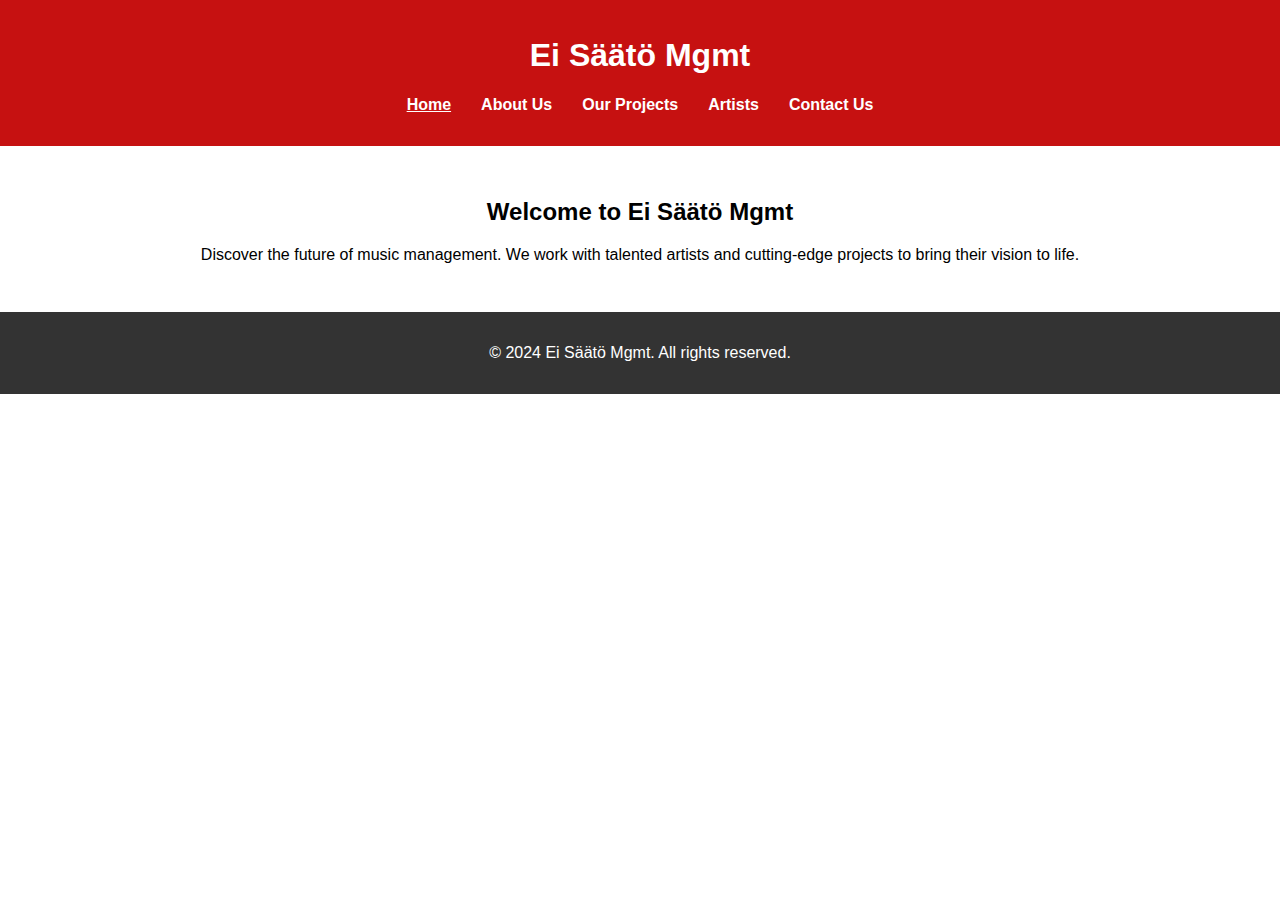
<file: index.html>
<!DOCTYPE html>
<html lang="en">
<head>
    <meta charset="UTF-8">
    <meta name="viewport" content="width=device-width, initial-scale=1.0">
    <meta name="description" content="Ei Saato Mgmt - Music Management Company">
    <title>Ei Säätö Mgmt</title>
    <link rel="stylesheet" href="styles.css">
</head>
<body>
    <header class="main-header">
        <h1>Ei Säätö Mgmt</h1>
        <nav>
            <ul class="nav-menu">
                <li><a href="index.html" class="active">Home</a></li>
                <li><a href="about.html">About Us</a></li>
                <li><a href="project.html">Our Projects</a></li>
                <li><a href="artist.html">Artists</a></li>
                <li><a href="contact.html">Contact Us</a></li>
            </ul>
        </nav>
    </header>

    <main class="homepage-content">
        <section>
            <h2>Welcome to Ei Säätö Mgmt</h2>
            <p>Discover the future of music management. We work with talented artists and cutting-edge projects to bring their vision to life.</p>
        </section>
    </main>

    <footer class="main-footer">
        <p>&copy; 2024 Ei Säätö Mgmt. All rights reserved.</p>
    </footer>
</body>
</html>
</file>
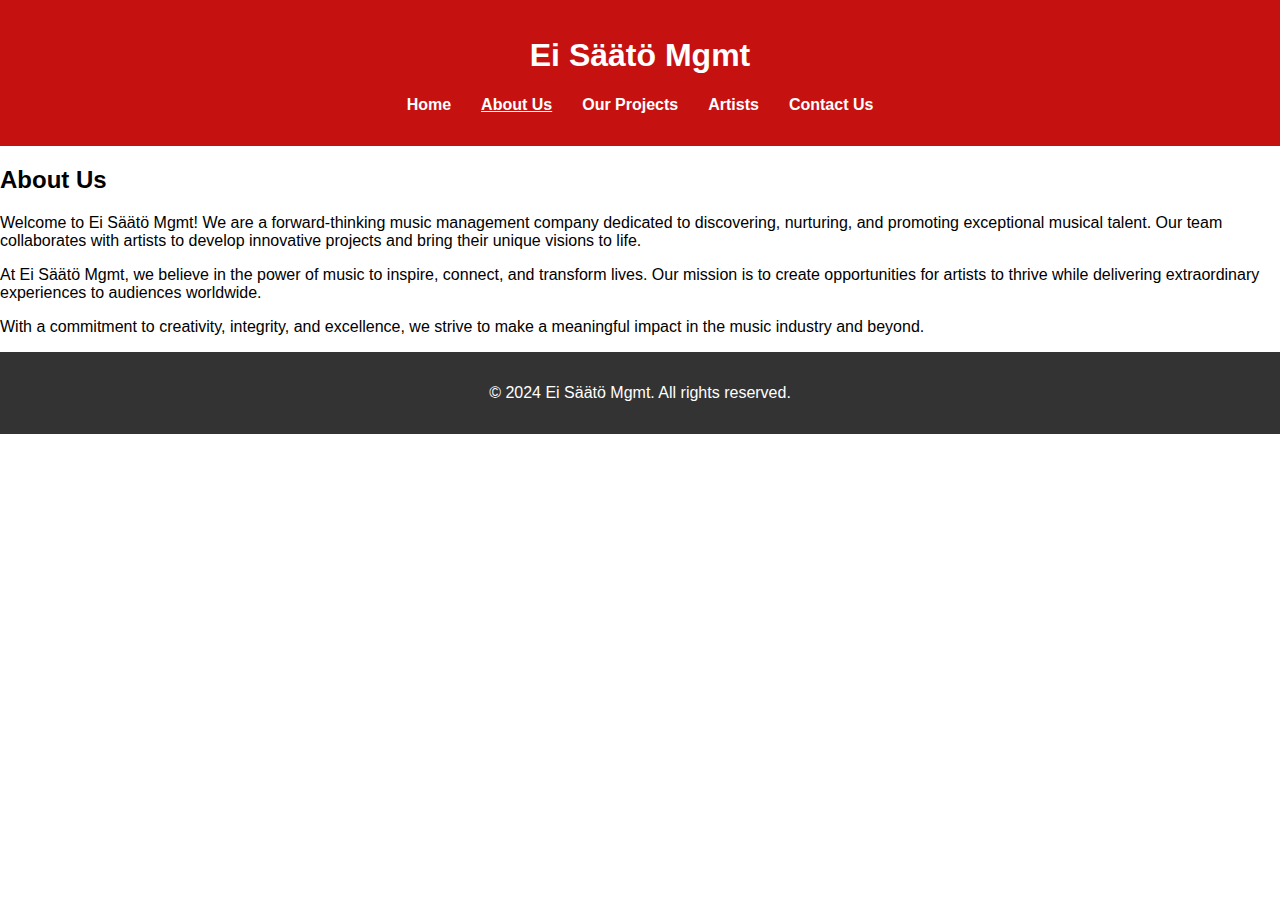
<file: about.html>
<!DOCTYPE html>
<html lang="en">
<head>
    <meta charset="UTF-8">
    <meta name="viewport" content="width=device-width, initial-scale=1.0">
    <meta name="description" content="About Ei Säätö Mgmt - Learn more about our mission and vision in the music industry.">
    <title>About Us - Ei Säätö Mgmt</title>
    <link rel="stylesheet" href="styles.css">
</head>
<body>
    <header class="main-header">
        <h1>Ei Säätö Mgmt</h1>
        <nav>
            <ul class="nav-menu">
                <li><a href="index.html">Home</a></li>
                <li><a href="about.html" class="active">About Us</a></li>
                <li><a href="project.html">Our Projects</a></li>
                <li><a href="artist.html">Artists</a></li>
                <li><a href="contact.html">Contact Us</a></li>
            </ul>
        </nav>
    </header>

    <main class="about-content">
        <section>
            <h2>About Us</h2>
            <p>Welcome to Ei Säätö Mgmt! We are a forward-thinking music management company dedicated to discovering, nurturing, and promoting exceptional musical talent. Our team collaborates with artists to develop innovative projects and bring their unique visions to life.</p>
            <p>At Ei Säätö Mgmt, we believe in the power of music to inspire, connect, and transform lives. Our mission is to create opportunities for artists to thrive while delivering extraordinary experiences to audiences worldwide.</p>
            <p>With a commitment to creativity, integrity, and excellence, we strive to make a meaningful impact in the music industry and beyond.</p>
        </section>
    </main>

    <footer class="main-footer">
        <p>&copy; 2024 Ei Säätö Mgmt. All rights reserved.</p>
    </footer>
</body>
</html>
</file>
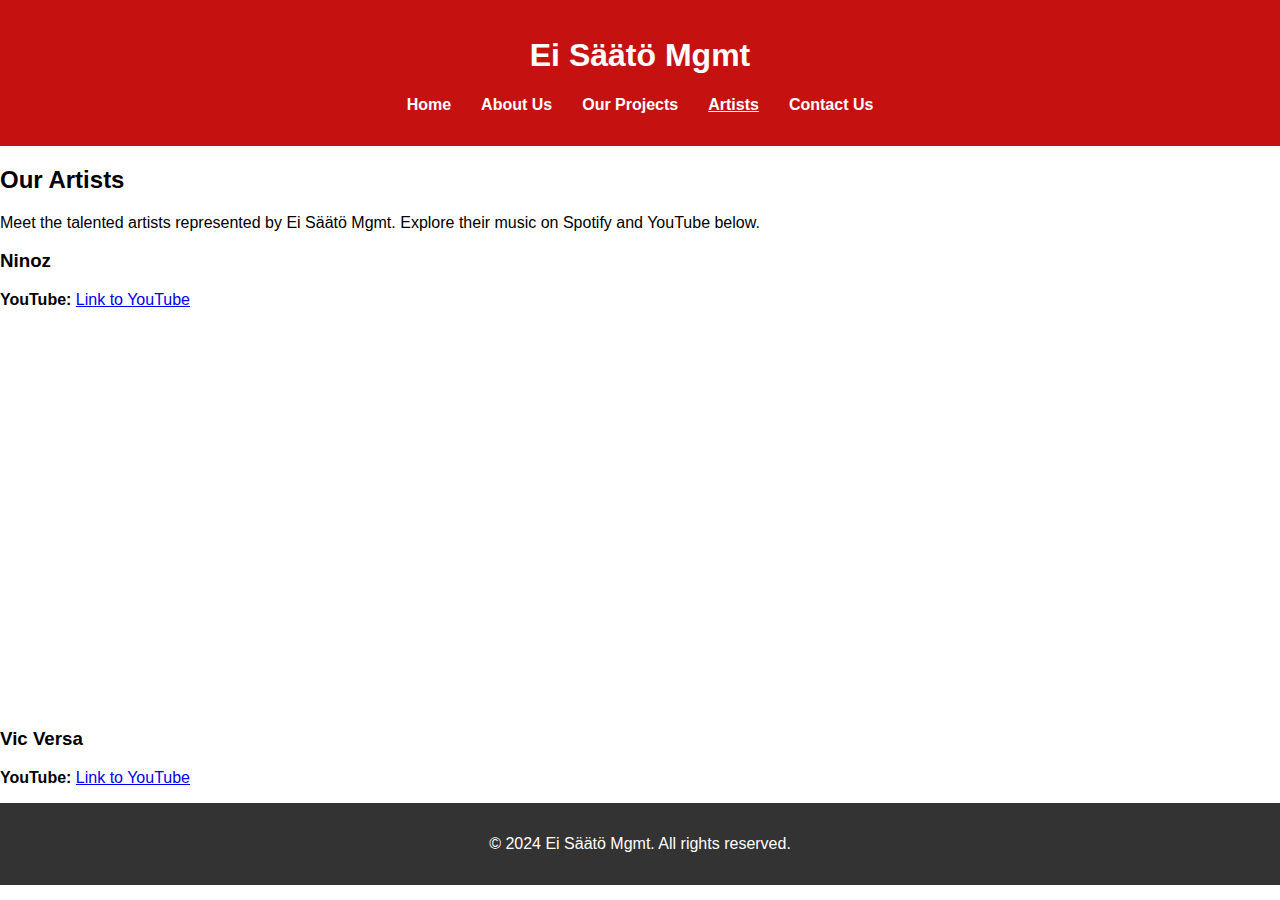
<file: artist.html>
<!DOCTYPE html>
<html lang="en">
<head>
    <meta charset="UTF-8">
    <meta name="viewport" content="width=device-width, initial-scale=1.0">
    <meta name="description" content="Artists - Meet the talented artists represented by Ei Säätö Mgmt.">
    <title>Artists - Ei Säätö Mgmt</title>
    <link rel="stylesheet" href="styles.css">
</head>
<body>
    <header class="main-header">
        <h1>Ei Säätö Mgmt</h1>
        <nav>
            <ul class="nav-menu">
                <li><a href="index.html">Home</a></li>
                <li><a href="about.html">About Us</a></li>
                <li><a href="project.html">Our Projects</a></li>
                <li><a href="artist.html" class="active">Artists</a></li>
                <li><a href="contact.html">Contact Us</a></li>
            </ul>
        </nav>
    </header>

    <main class="artists-content">
        <section>
            <h2>Our Artists</h2>
            <p>Meet the talented artists represented by Ei Säätö Mgmt. Explore their music on Spotify and YouTube below.</p>
        </section>

        <section class="artist-gallery">
            <article class="artist">
                <h3>Ninoz</h3>
                <p><strong>YouTube:</strong> <a href="https://www.youtube.com/@ninoz.akh1" target="_blank">Link to YouTube</a></p>
                <iframe style="border-radius:12px" src="https://open.spotify.com/embed/artist/4MroOdHXuY12ggR7qV33Q8?utm_source=generator&theme=0" width="100%" height="380" frameBorder="0" allowfullscreen="" allow="autoplay; clipboard-write; encrypted-media; fullscreen; picture-in-picture" loading="lazy"></iframe>
            </article>

            <article class="artist">
                <h3>Vic Versa</h3>
                <p><strong>YouTube:</strong> <a href="https://www.youtube.com/@vicversa9747" target="_blank">Link to YouTube</a></p>
            </article>
        </section>
    </main>
    <footer class="main-footer">
        <p>&copy; 2024 Ei Säätö Mgmt. All rights reserved.</p>
    </footer>
</body>
</html>
</file>
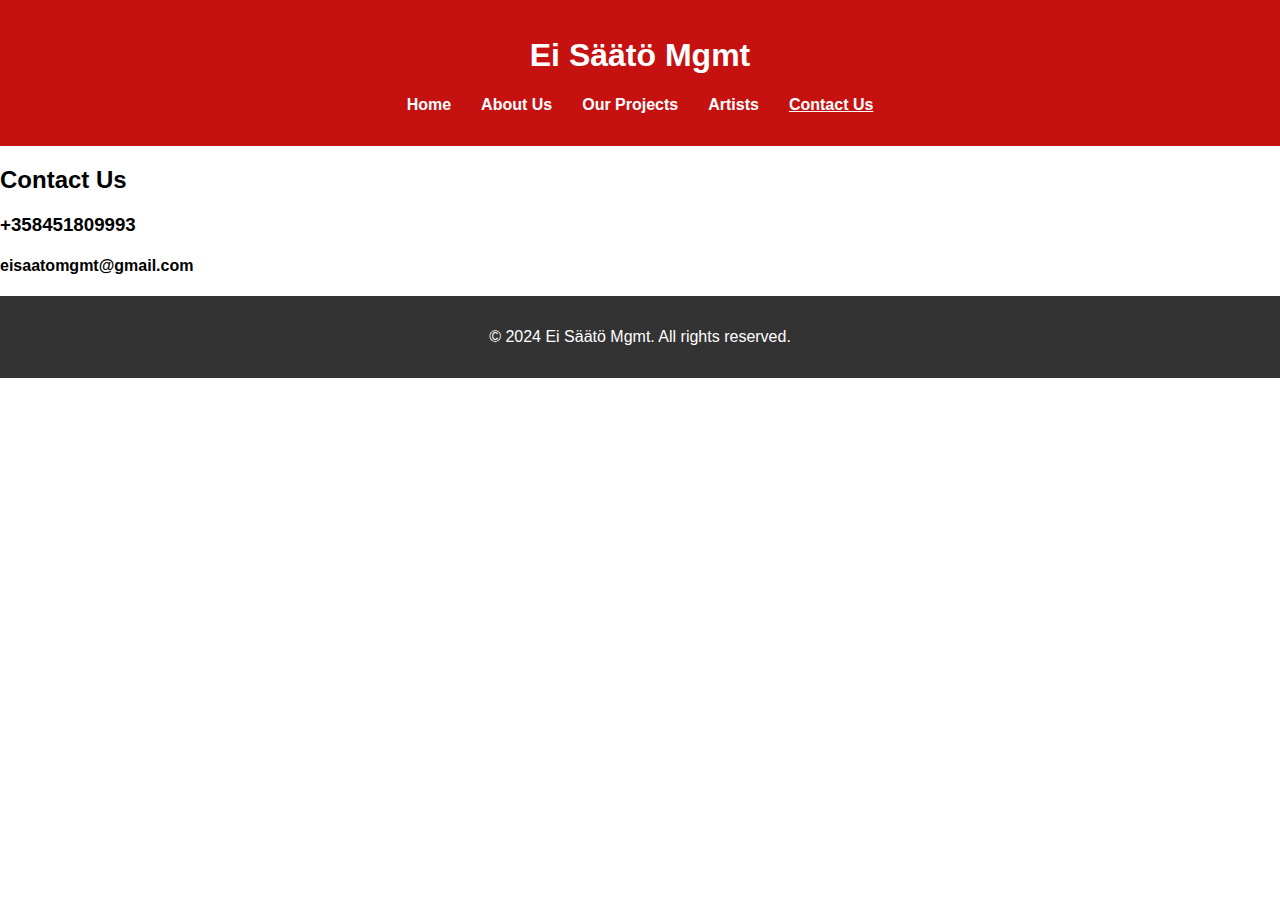
<file: contact.html>
<!DOCTYPE html>
<html lang="en">
<head>
    <meta charset="UTF-8">
    <meta name="viewport" content="width=device-width, initial-scale=1.0">
    <meta name="description" content="Contact Us - Get in touch with Ei Säätö Mgmt.">
    <title>Contact Us - Ei Säätö Mgmt</title>
    <link rel="stylesheet" href="styles.css">
</head>
<body>
    <header class="main-header">
        <h1>Ei Säätö Mgmt</h1>
        <nav>
            <ul class="nav-menu">
                <li><a href="index.html">Home</a></li>
                <li><a href="about.html">About Us</a></li>
                <li><a href="project.html">Our Projects</a></li>
                <li><a href="artist.html">Artists</a></li>
                <li><a href="contact.html" class="active">Contact Us</a></li>
            </ul>
        </nav>
    </header>

    <main class="contact-content">
        </section>
            <h2>Contact Us</h2>
            <h3>+358451809993</h3>
            <h4>eisaatomgmt@gmail.com</h4>
        </section>
    </main>

    <footer class="main-footer">
        <p>&copy; 2024 Ei Säätö Mgmt. All rights reserved.</p>
    </footer>
</body>
</html>
</file>
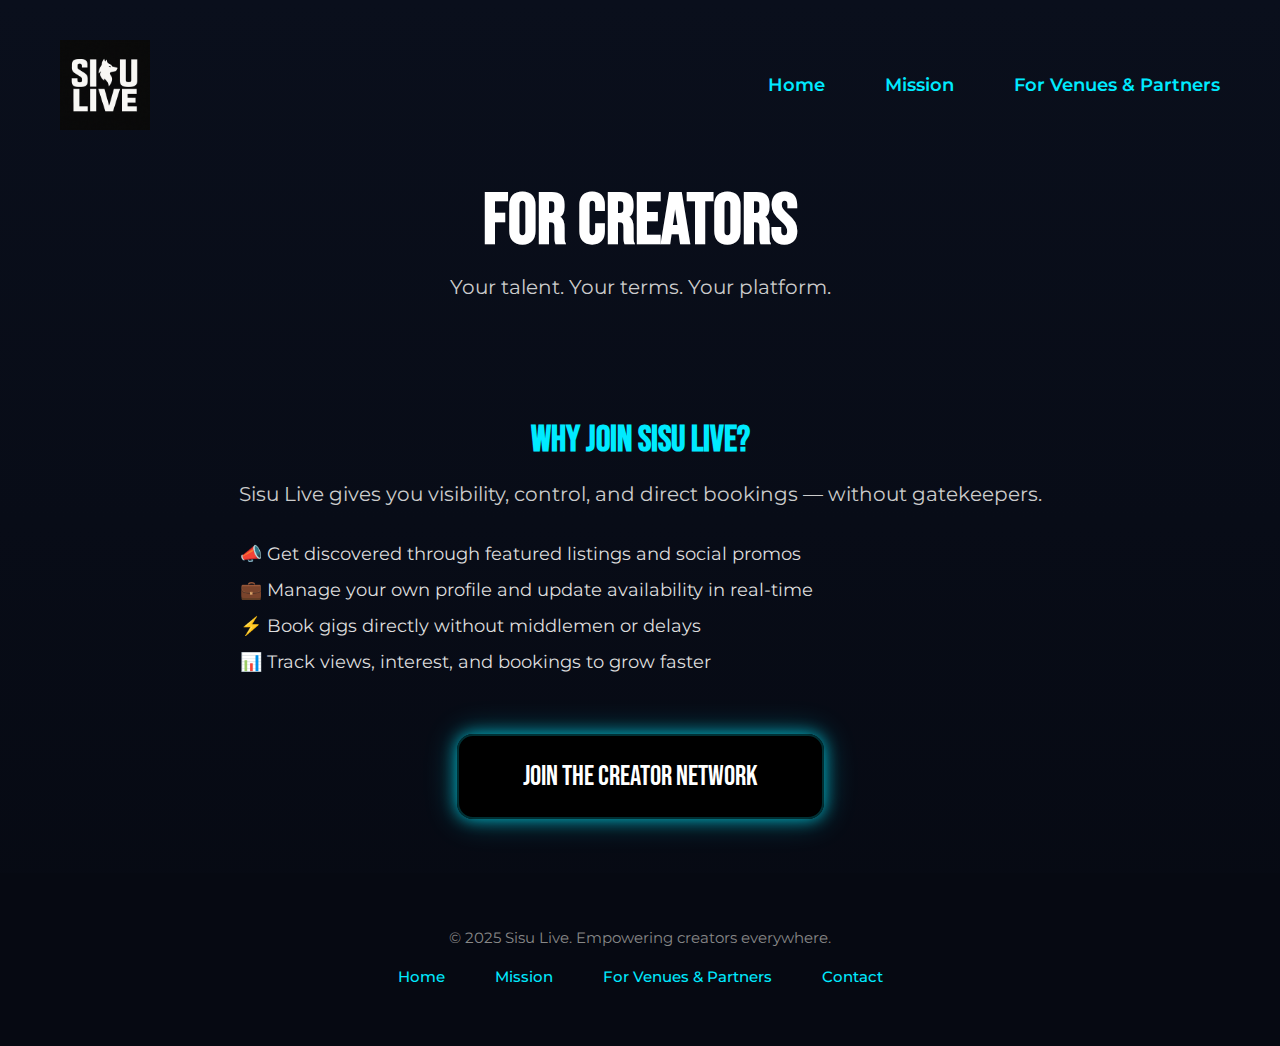
<file: creators.html>
<!DOCTYPE html>
<html lang="en">

<head>
    <meta charset="UTF-8" />
    <meta name="viewport" content="width=device-width, initial-scale=1.0" />
    <title>For Creators | Sisu Live</title>
    <link href="https://fonts.googleapis.com/css2?family=Bebas+Neue&family=Montserrat:wght@400;500;700&display=swap"
        rel="stylesheet">
    <link rel="stylesheet" href="styles/creators.css" />
</head>

<body>
    <header class="hero">
        <div class="hero-grid">
            <div class="logo-wrapper">
                <img src="assets/Sisu_logo.png" alt="Sisu Live logo" class="sisu-logo">
            </div>
            <nav class="top-nav" role="navigation" aria-label="Primary">
                <ul class="top-nav-list">
                    <li><a href="index.html">Home</a></li>
                    <li><a href="mission.html">Mission</a></li>
                    <li><a href="partners.html">For Venues & Partners</a></li>
                </ul>
            </nav>
        </div>
        <div class="hero-text">
            <h1 class="platform-name">For Creators</h1>
            <p class="tagline">Your talent. Your terms. Your platform.</p>
        </div>
    </header>

    <main class="main-centered container ultra-wide">
        <section class="value-prop">
            <h2>Why Join Sisu Live?</h2>
            <p>Sisu Live gives you visibility, control, and direct bookings — without gatekeepers.</p>
            <ul class="benefits-list">
                <li>📣 Get discovered through featured listings and social promos</li>
                <li>💼 Manage your own profile and update availability in real-time</li>
                <li>⚡ Book gigs directly without middlemen or delays</li>
                <li>📊 Track views, interest, and bookings to grow faster</li>
            </ul>
        </section>

        <section class="cta-wrapper">
            <a href="https://your-creator-form.com" class="cta-button" target="_blank">
                Join the Creator Network
            </a>
        </section>
    </main>

    <footer>
        <div class="footer-content container">
            <p>&copy; 2025 Sisu Live. Empowering creators everywhere.</p>
            <nav class="footer-nav">
                <ul>
                    <li><a href="index.html">Home</a></li>
                    <li><a href="mission.html">Mission</a></li>
                    <li><a href="partners.html">For Venues & Partners</a></li>
                    <li><a href="mailto:info@sisulive.com">Contact</a></li>
                </ul>
            </nav>
        </div>
    </footer>
</body>

</html>
</file>
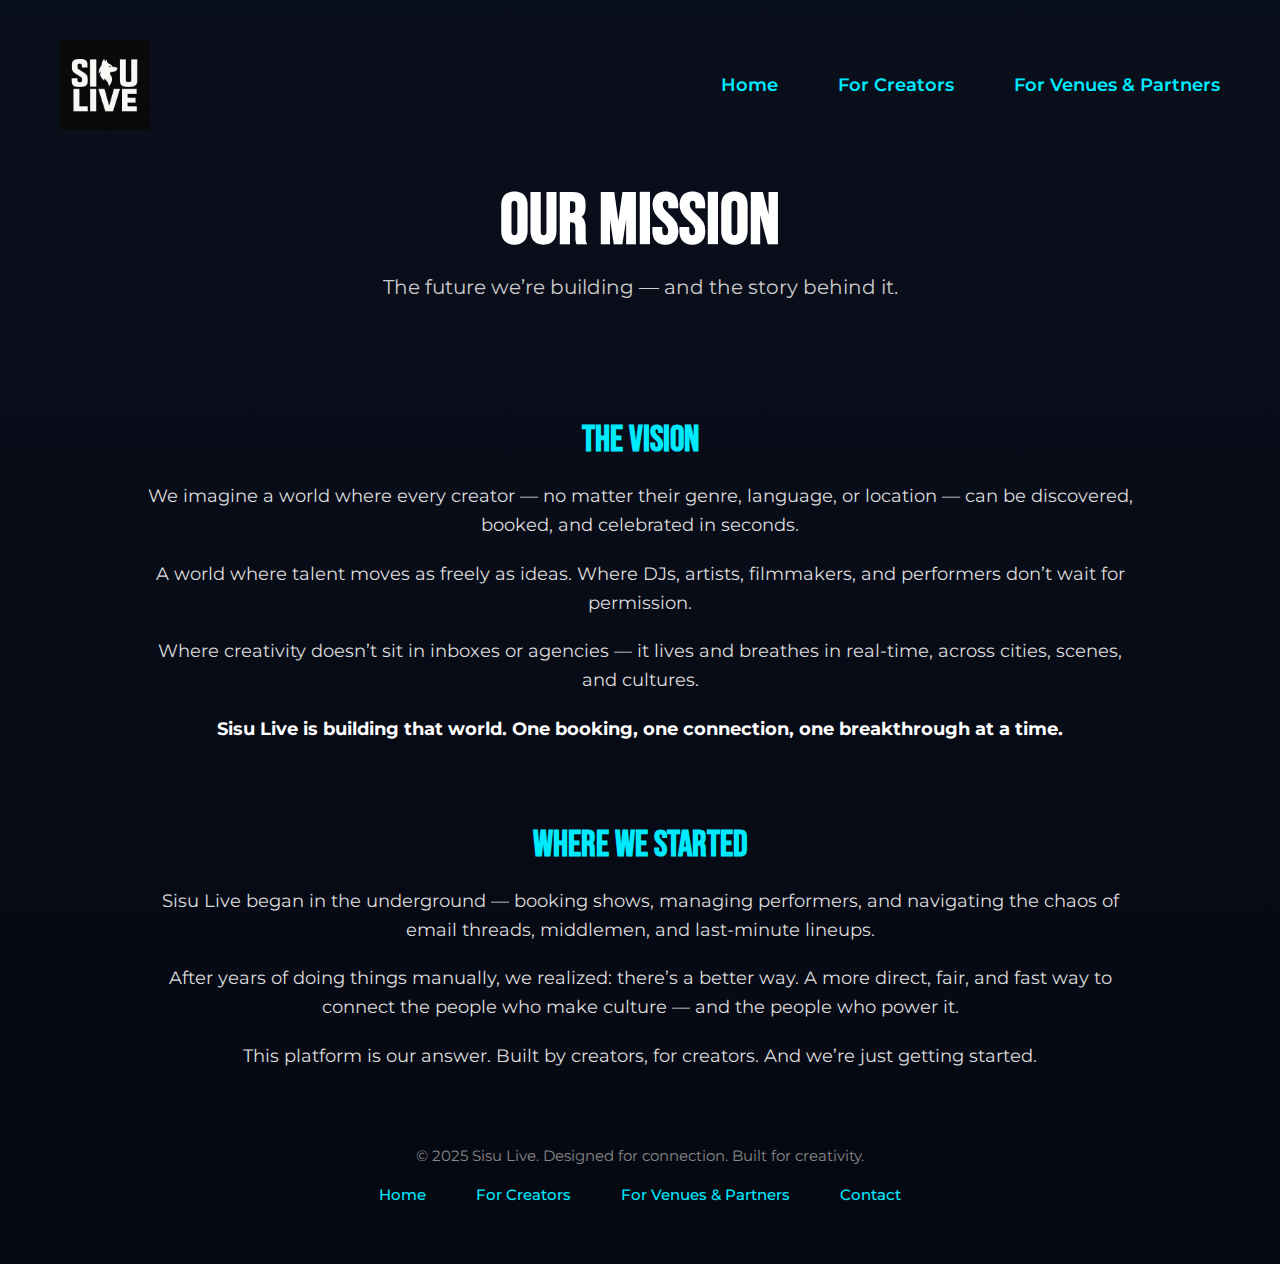
<file: mission.html>
<!DOCTYPE html>
<html lang="en">

<head>
    <meta charset="UTF-8" />
    <meta name="viewport" content="width=device-width, initial-scale=1.0" />
    <title>Our Mission | Sisu Live</title>
    <link href="https://fonts.googleapis.com/css2?family=Bebas+Neue&family=Montserrat:wght@400;500;700&display=swap"
        rel="stylesheet" />
    <link rel="stylesheet" href="styles/mission.css" />
</head>

<body>
    <header class="hero">
        <div class="hero-grid">
            <div class="logo-wrapper">
                <img src="assets/Sisu_logo.png" alt="Sisu Live logo" class="sisu-logo">
            </div>
            <nav class="top-nav" role="navigation" aria-label="Primary">
                <ul class="top-nav-list">
                    <li><a href="index.html">Home</a></li>
                    <li><a href="creators.html">For Creators</a></li>
                    <li><a href="partners.html">For Venues & Partners</a></li>
                </ul>
            </nav>
        </div>
        <div class="hero-text">
            <h1 class="platform-name">OUR MISSION</h1>
            <p class="tagline">The future we’re building — and the story behind it.</p>
        </div>
    </header>

    <main class="main-centered container ultra-wide">
        <section class="vision">
            <h2>The Vision</h2>
            <p>We imagine a world where every creator — no matter their genre, language, or location — can be
                discovered, booked, and celebrated in seconds.</p>
            <p>A world where talent moves as freely as ideas. Where DJs, artists, filmmakers, and performers don’t wait
                for permission.</p>
            <p>Where creativity doesn’t sit in inboxes or agencies — it lives and breathes in real-time, across cities,
                scenes, and cultures.</p>
            <p class="bold">Sisu Live is building that world. One booking, one connection, one breakthrough at a time.
            </p>
        </section>

        <section class="origin">
            <h2>Where We Started</h2>
            <p>Sisu Live began in the underground — booking shows, managing performers, and navigating the chaos of
                email threads, middlemen, and last-minute lineups.</p>
            <p>After years of doing things manually, we realized: there’s a better way. A more direct, fair, and fast
                way to connect the people who make culture — and the people who power it.</p>
            <p>This platform is our answer. Built by creators, for creators. And we’re just getting started.</p>
        </section>
    </main>

    <footer>
        <div class="footer-content container">
            <p>&copy; 2025 Sisu Live. Designed for connection. Built for creativity.</p>
            <nav class="footer-nav">
                <ul>
                    <li><a href="index.html">Home</a></li>
                    <li><a href="creators.html">For Creators</a></li>
                    <li><a href="partners.html">For Venues & Partners</a></li>
                    <li><a href="mailto:info@sisulive.com">Contact</a></li>
                </ul>
            </nav>
        </div>
    </footer>
</body>

</html>
</file>
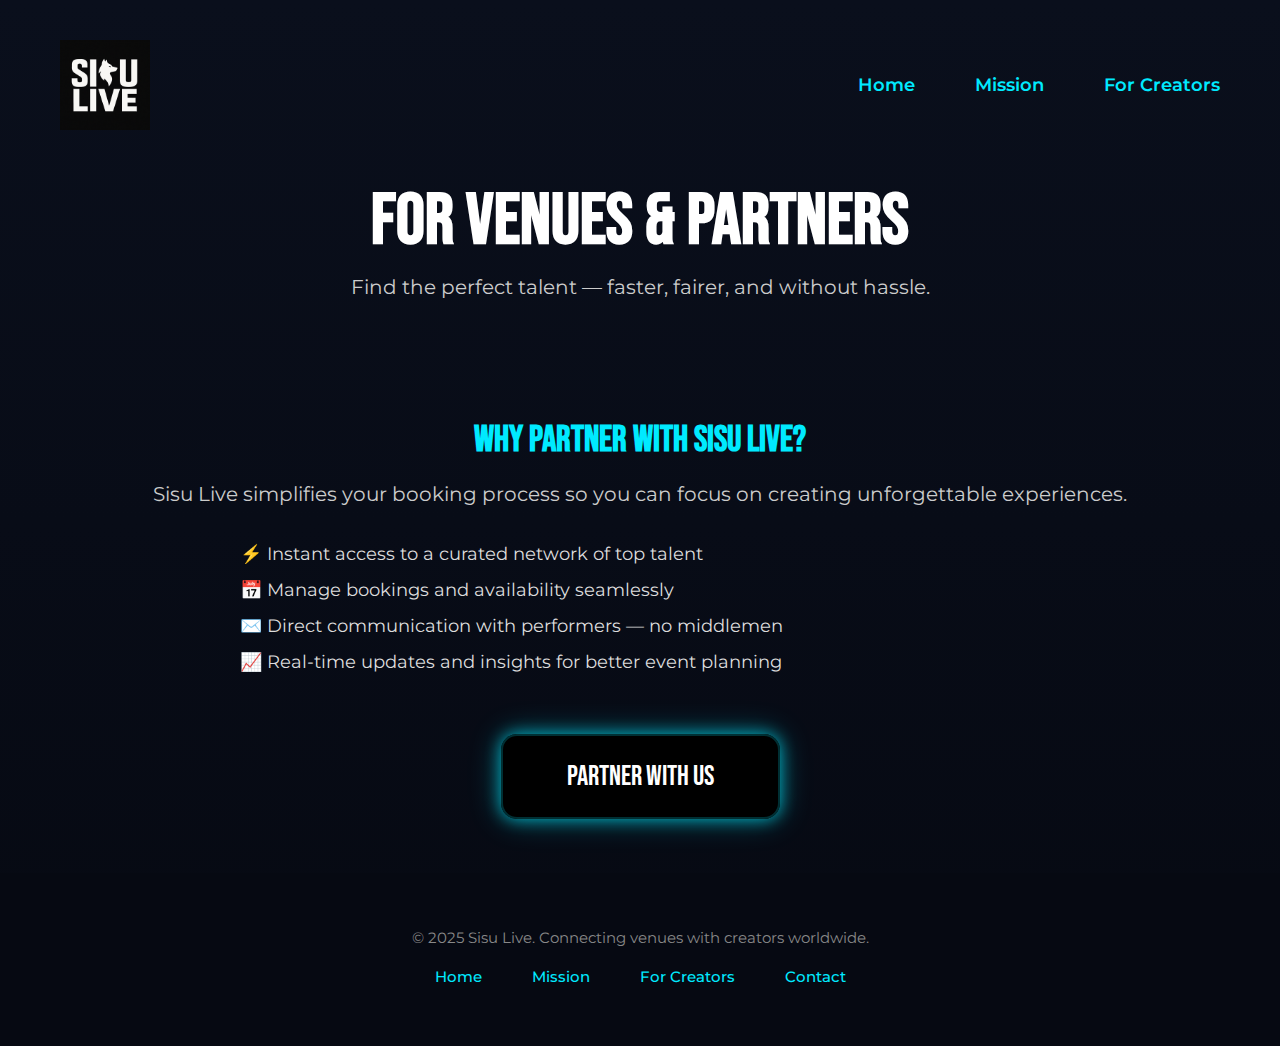
<file: partners.html>
<!DOCTYPE html>
<html lang="en">

<head>
    <meta charset="UTF-8" />
    <meta name="viewport" content="width=device-width, initial-scale=1.0" />
    <title>For Venues & Partners | Sisu Live</title>
    <link href="https://fonts.googleapis.com/css2?family=Bebas+Neue&family=Montserrat:wght@400;500;700&display=swap"
        rel="stylesheet" />
    <link rel="stylesheet" href="styles/partners.css" />
</head>

<body>
    <header class="hero">
        <div class="hero-grid">
            <div class="logo-wrapper">
                <img src="assets/Sisu_logo.png" alt="Sisu Live logo" class="sisu-logo" />
            </div>
            <nav class="top-nav" role="navigation" aria-label="Primary">
                <ul class="top-nav-list">
                    <li><a href="index.html">Home</a></li>
                    <li><a href="mission.html">Mission</a></li>
                    <li><a href="creators.html">For Creators</a></li>
                </ul>
            </nav>
        </div>
        <div class="hero-text">
            <h1 class="platform-name">For Venues & Partners</h1>
            <p class="tagline">Find the perfect talent — faster, fairer, and without hassle.</p>
        </div>
    </header>

    <main class="main-centered container ultra-wide">
        <section class="value-prop">
            <h2>Why Partner with Sisu Live?</h2>
            <p>Sisu Live simplifies your booking process so you can focus on creating unforgettable experiences.</p>
            <ul class="benefits-list">
                <li>⚡ Instant access to a curated network of top talent</li>
                <li>📅 Manage bookings and availability seamlessly</li>
                <li>✉️ Direct communication with performers — no middlemen</li>
                <li>📈 Real-time updates and insights for better event planning</li>
            </ul>
        </section>

        <section class="cta-wrapper">
            <a href="mailto:partners@sisulive.com" class="cta-button">
                Partner With Us
            </a>
        </section>
    </main>

    <footer>
        <div class="footer-content container">
            <p>&copy; 2025 Sisu Live. Connecting venues with creators worldwide.</p>
            <nav class="footer-nav">
                <ul>
                    <li><a href="index.html">Home</a></li>
                    <li><a href="mission.html">Mission</a></li>
                    <li><a href="creators.html">For Creators</a></li>
                    <li><a href="mailto:info@sisulive.com">Contact</a></li>
                </ul>
            </nav>
        </div>
    </footer>
</body>

</html>
</file>
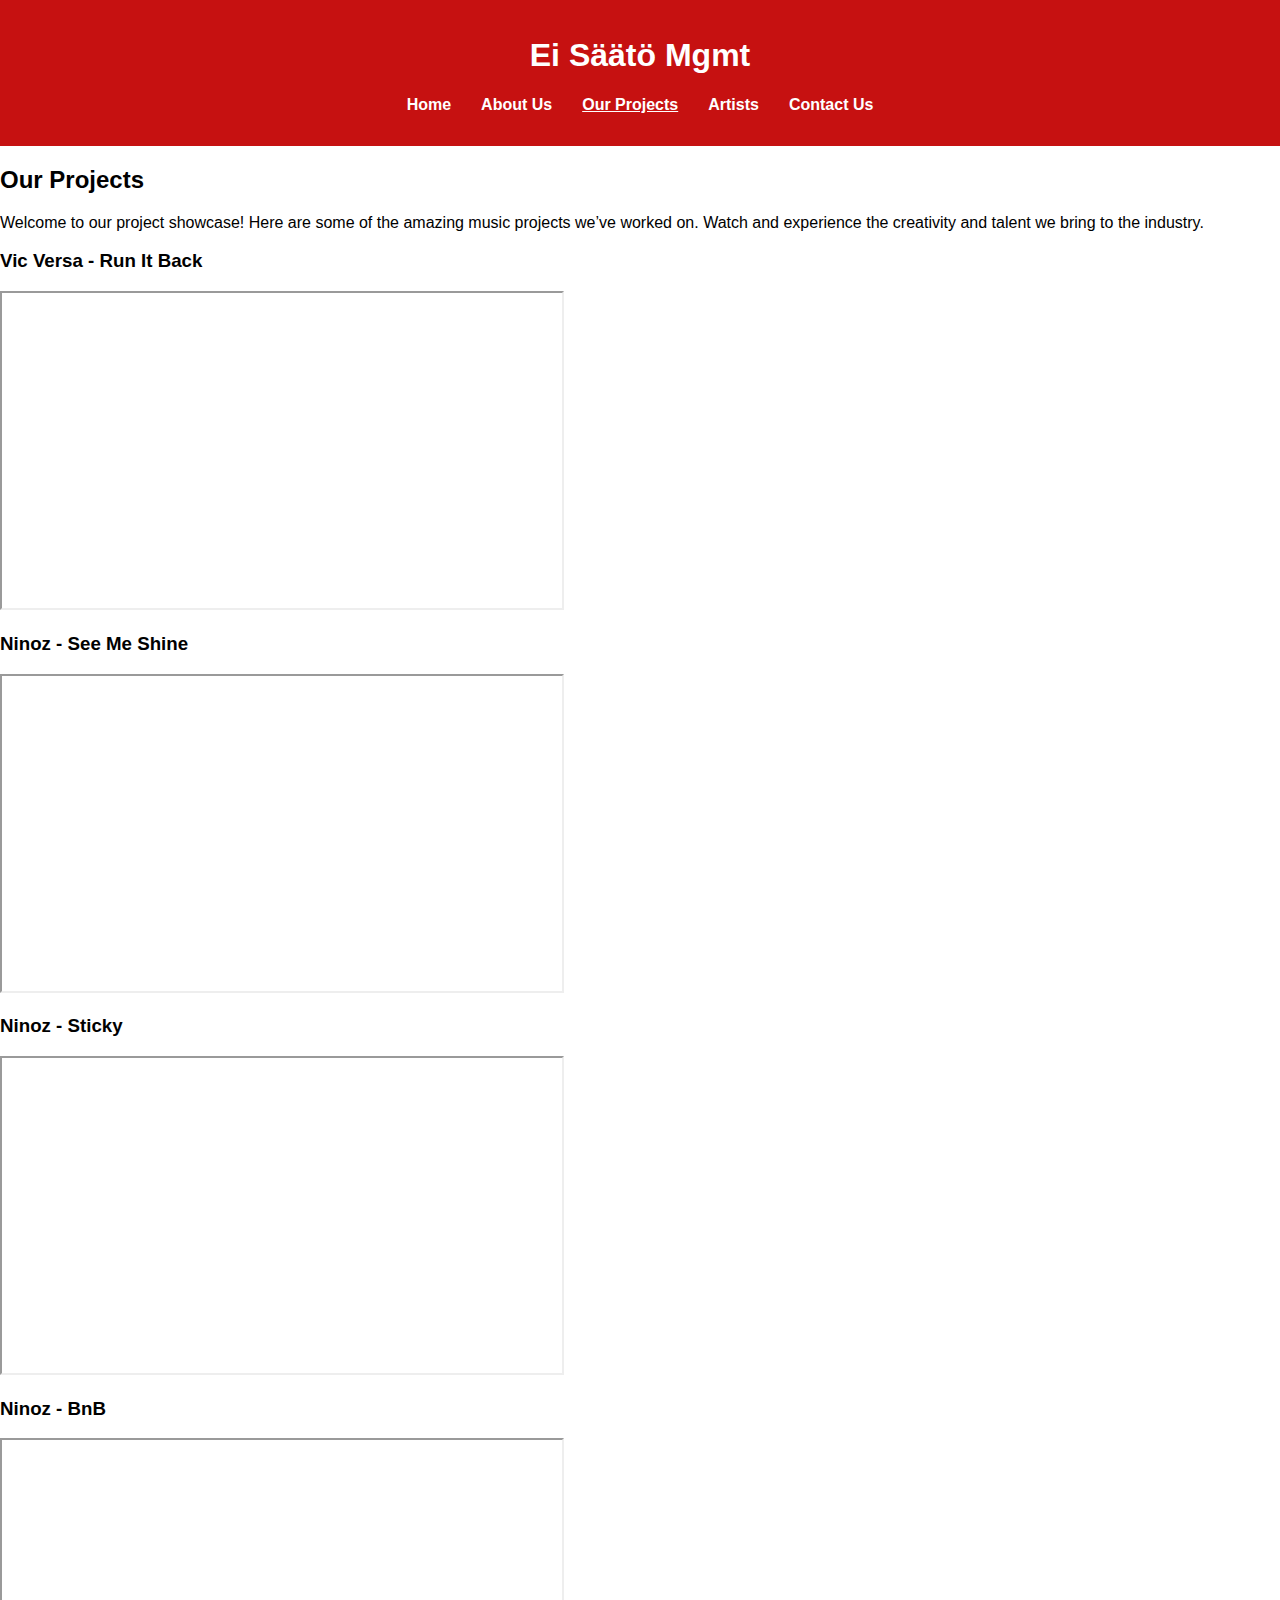
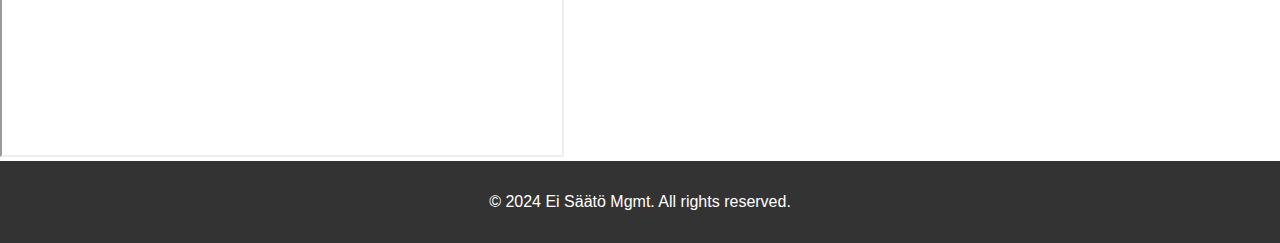
<file: project.html>
<!DOCTYPE html>
<html lang="en">
<head>
    <meta charset="UTF-8">
    <meta name="viewport" content="width=device-width, initial-scale=1.0">
    <meta name="description" content="Our Projects - Discover the amazing music projects created by Ei Säätö Mgmt.">
    <title>Our Projects - Ei Säätö Mgmt</title>
    <link rel="stylesheet" href="styles.css">
</head>
<body>
    <header class="main-header">
        <h1>Ei Säätö Mgmt</h1>
        <nav>
            <ul class="nav-menu">
                <li><a href="index.html">Home</a></li>
                <li><a href="about.html">About Us</a></li>
                <li><a href="project.html" class="active">Our Projects</a></li>
                <li><a href="artist.html">Artists</a></li>
                <li><a href="contact.html">Contact Us</a></li>
            </ul>
        </nav>
    </header>

    <main class="projects-content">
        <section>
            <h2>Our Projects</h2>
            <p>Welcome to our project showcase! Here are some of the amazing music projects we’ve worked on. Watch and experience the creativity and talent we bring to the industry.</p>
        </section>
        
        <section class="video-gallery">
            <article class="project">
                <h3>Vic Versa - Run It Back</h3>
                <iframe 
    width="560" 
    height="315" 
    src="https://www.youtube.com/embed/a_PAjPPQIK4" 
    title="Vic Versa - Run It Back" 
    referrerpolicy="strict-origin-when-cross-origin" 
    allowfullscreen>
</iframe>
            </article>
        
            <article class="project">
                <h3>Ninoz - See Me Shine</h3>
                <iframe width="560" height="315" src="https://www.youtube.com/embed/RVuw3jG44Js" title="Ninoz - See Me Shine"allowfullscreen></iframe>
            </article>
        
            <article class="project">
                <h3>Ninoz - Sticky</h3>
                <iframe width="560" height="315" src="https://www.youtube.com/embed/3u7Z7_EtiR8" title="Ninoz - Sticky"allowfullscreen></iframe>
            </article>
            
            <article class="project">
                <h3>Ninoz - BnB</h3>
                <iframe width="560" height="315" src="https://www.youtube.com/embed/yTuIEVHIg5Y" title="Ninoz - BnB"allowfullscreen></iframe>
            </article>
        </section>        
    </main>

    <footer class="main-footer">
        <p>&copy; 2024 Ei Säätö Mgmt. All rights reserved.</p>
    </footer>
</body>
</html>
</file>
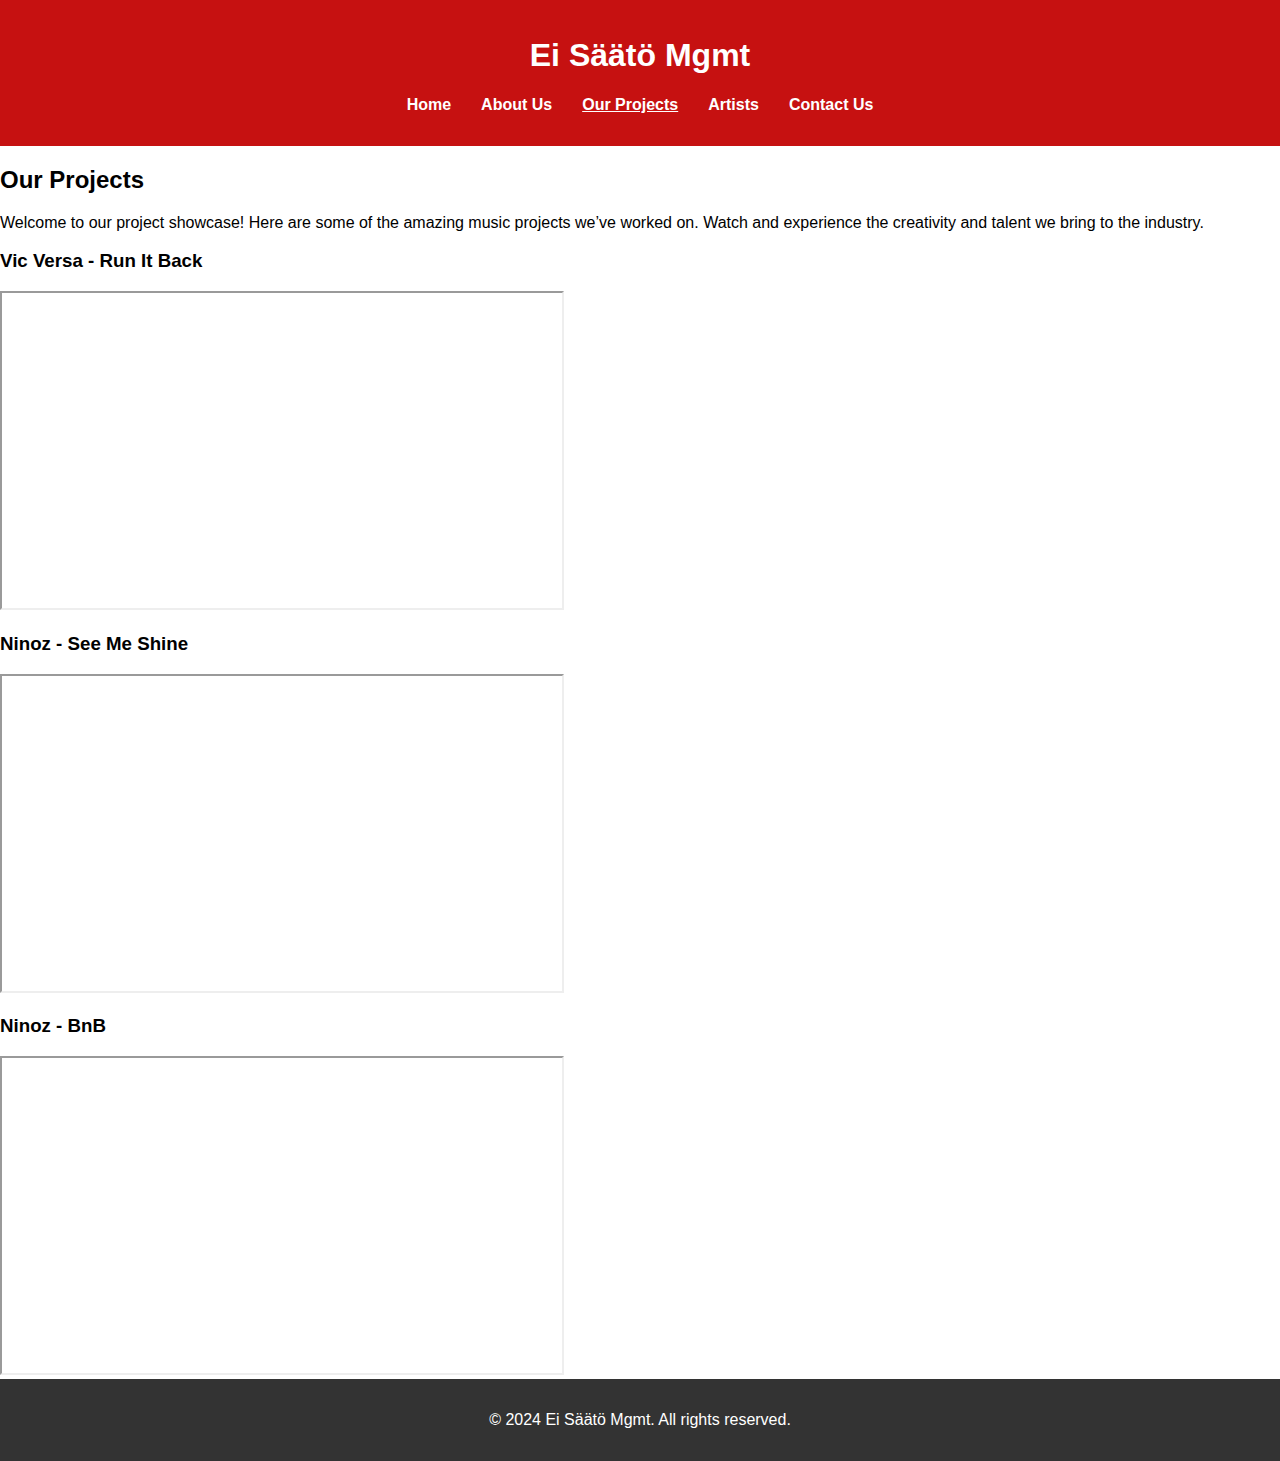
<file: projects.html>
<!DOCTYPE html>
<html lang="en">
<head>
    <meta charset="UTF-8">
    <meta name="viewport" content="width=device-width, initial-scale=1.0">
    <meta name="description" content="Our Projects - Discover the amazing music projects created by Ei Säätö Mgmt.">
    <title>Our Projects - Ei Säätö Mgmt</title>
    <link rel="stylesheet" href="styles.css">
</head>
<body>
    <header class="main-header">
        <h1>Ei Säätö Mgmt</h1>
        <nav>
            <ul class="nav-menu">
                <li><a href="index.html">Home</a></li>
                <li><a href="about.html">About Us</a></li>
                <li><a href="project.html" class="active">Our Projects</a></li>
                <li><a href="artist.html">Artists</a></li>
                <li><a href="contact.html">Contact Us</a></li>
            </ul>
        </nav>
    </header>

    <main class="projects-content">
        <section>
            <h2>Our Projects</h2>
            <p>Welcome to our project showcase! Here are some of the amazing music projects we’ve worked on. Watch and experience the creativity and talent we bring to the industry.</p>
        </section>
        
        <section class="video-gallery">
            <article class="project">
                <h3>Vic Versa - Run It Back</h3>
                <iframe 
    width="560" 
    height="315" 
    src="https://www.youtube.com/embed/a_PAjPPQIK4" 
    title="Vic Versa - Run It Back" 
    referrerpolicy="strict-origin-when-cross-origin" 
    allowfullscreen>
</iframe>
            </article>
        
            <article class="project">
                <h3>Ninoz - See Me Shine</h3>
                <iframe width="560" height="315" src="https://www.youtube.com/embed/RVuw3jG44Js" title="Ninoz - See Me Shine">< allowfullscreen/iframe>
            </article>
        
            <article class="project">
                <h3>Ninoz - Sticky</h3>
                <iframe width="560" height="315" src="https://www.youtube.com/embed/3u7Z7_EtiR8" title="Ninoz - Sticky"></iframe>
            </article>
            
            <article class="project">
                <h3>Ninoz - BnB</h3>
                <iframe width="560" height="315" src="https://www.youtube.com/embed/yTuIEVHIg5Y" title="Ninoz - BnB"></iframe>
            </article>
        </section>        
    </main>

    <footer class="main-footer">
        <p>&copy; 2024 Ei Säätö Mgmt. All rights reserved.</p>
    </footer>
</body>
</html>
</file>
<file: styles.css>
/* styles.css */
body {
    font-family: Arial, sans-serif;
    margin: 0;
    padding: 0;
    box-sizing: border-box;
}

.main-header {
    background-color: rgb(198, 17, 17);
    color: #fff;
    padding: 1rem;
    text-align: center;
}

.nav-menu {
    display: flex;
    justify-content: center;
    list-style-type: none;
    padding: 0;
}

.nav-menu li {
    margin: 0 15px;
}

.nav-menu a {
    color: #fff;
    text-decoration: none;
    font-weight: bold;
}

.nav-menu a.active,
.nav-menu a:hover {
    text-decoration: underline;
}

.homepage-content {
    padding: 2rem;
    text-align: center;
}

.main-footer {
    background-color: #333;
    color: #fff;
    text-align: center;
    padding: 1rem 0;
    position: relative;
    bottom: 0;
    width: 100%;
}
</file>
<file: styles/creators.css>
body {
    margin: 0;
    padding: 0;
    font-family: 'Montserrat', sans-serif;
    background: linear-gradient(to bottom, #0a0f1c 0%, #060912 100%);
    color: #ffffff;
}

img {
    max-width: 100%;
    display: block;
}

.container {
    max-width: 1600px;
    padding: 0 60px;
    margin: 0 auto;
}

.ultra-wide {
    max-width: 1800px;
}

/* Header */
.hero {
    padding: 40px 0;
}

.hero-grid {
    display: flex;
    justify-content: space-between;
    align-items: center;
    padding: 0 60px;
}

.logo-wrapper img {
    height: 90px;
}

.top-nav-list {
    list-style: none;
    display: flex;
    gap: 60px;
    margin: 0;
    padding: 0;
}

.top-nav-list a {
    color: #00eaff;
    font-weight: 600;
    font-size: 18px;
    text-decoration: none;
}

.top-nav-list a:hover {
    text-decoration: underline;
}

.hero-text {
    text-align: center;
    margin-top: 20px;
}

.platform-name {
    font-family: 'Bebas Neue', sans-serif;
    font-size: 72px;
    margin-bottom: 10px;
}

.tagline {
    color: #ccc;
    font-size: 20px;
    max-width: 800px;
    margin: 0 auto;
}

/* Content */
.value-prop {
    text-align: center;
    margin: 80px 0;
}

.value-prop h2 {
    font-family: 'Bebas Neue', sans-serif;
    font-size: 36px;
    color: #00eaff;
    margin-bottom: 20px;
}

.value-prop p {
    font-size: 20px;
    color: #ccc;
    margin-bottom: 30px;
}

.benefits-list {
    list-style: none;
    padding: 0;
    font-size: 18px;
    color: #ddd;
    line-height: 2;
    max-width: 800px;
    margin: 0 auto;
    text-align: left;
}

/* CTA */
.cta-wrapper {
    text-align: center;
    margin: 80px 0;
}

.cta-button {
    background: #000;
    color: #fff;
    font-size: 28px;
    font-family: 'Bebas Neue', sans-serif;
    padding: 24px 64px;
    border-radius: 16px;
    text-decoration: none;
    box-shadow: 0 0 16px #00eaffaa, 0 0 32px #00eaff55;
    border: 2px solid #00eaff33;
    transition: all 0.3s ease;
    text-transform: uppercase;
}

.cta-button:hover {
    background: #111;
    transform: scale(1.05);
}

/* Footer */
footer {
    background: #060912;
    padding: 40px 0;
    text-align: center;
    font-size: 15px;
    color: #888;
}

.footer-nav ul {
    list-style: none;
    display: flex;
    justify-content: center;
    gap: 50px;
    padding: 0;
    margin: 20px 0;
}

.footer-nav a {
    color: #00eaff;
    font-weight: 500;
    text-decoration: none;
}

.footer-nav a:hover {
    text-decoration: underline;
}
</file>
<file: styles/mission.css>
/* Base Setup */
body {
    margin: 0;
    padding: 0;
    font-family: 'Montserrat', sans-serif;
    background: linear-gradient(to bottom, #0a0f1c 0%, #060912 100%);
    color: #ffffff;
}

img {
    max-width: 100%;
    display: block;
}

/* Layout */
.container {
    max-width: 1600px;
    padding: 0 60px;
    margin: 0 auto;
}

.ultra-wide {
    max-width: 1800px;
}

/* Header */
.hero {
    padding: 40px 0;
}

.hero-grid {
    display: flex;
    justify-content: space-between;
    align-items: center;
    padding: 0 60px;
}

.sisu-logo {
    height: 90px;
}

.top-nav-list {
    list-style: none;
    display: flex;
    gap: 60px;
    margin: 0;
    padding: 0;
}

.top-nav-list a {
    color: #00eaff;
    font-weight: 600;
    font-size: 18px;
    text-decoration: none;
}

.top-nav-list a:hover {
    text-decoration: underline;
}

.hero-text {
    text-align: center;
    margin-top: 20px;
}

.platform-name {
    font-family: 'Bebas Neue', sans-serif;
    font-size: 72px;
    margin-bottom: 10px;
}

.tagline {
    color: #ccc;
    font-size: 20px;
    max-width: 800px;
    margin: 0 auto;
}

/* Sections */
section {
    margin-top: 80px;
}

section h2 {
    font-family: 'Bebas Neue', sans-serif;
    font-size: 36px;
    color: #00eaff;
    text-align: center;
    margin-bottom: 20px;
}

section p {
    font-size: 18px;
    color: #ddd;
    line-height: 1.6;
    max-width: 1000px;
    margin: 0 auto 20px;
    text-align: center;
}

.bold {
    font-weight: bold;
    color: #fff;
}

/* Footer */
footer {
    background: #060912;
    padding: 40px 0;
    text-align: center;
    font-size: 15px;
    color: #888;
}

.footer-nav ul {
    list-style: none;
    display: flex;
    justify-content: center;
    gap: 50px;
    padding: 0;
    margin: 20px 0;
}

.footer-nav a {
    color: #00eaff;
    font-weight: 500;
    text-decoration: none;
}

.footer-nav a:hover {
    text-decoration: underline;
}
</file>
<file: styles/partners.css>
body {
    margin: 0;
    padding: 0;
    font-family: 'Montserrat', sans-serif;
    background: linear-gradient(to bottom, #0a0f1c 0%, #060912 100%);
    color: #ffffff;
}

img {
    max-width: 100%;
    display: block;
}

.container {
    max-width: 1600px;
    padding: 0 60px;
    margin: 0 auto;
}

.ultra-wide {
    max-width: 1800px;
}

/* Header */
.hero {
    padding: 40px 0;
}

.hero-grid {
    display: flex;
    justify-content: space-between;
    align-items: center;
    padding: 0 60px;
}

.logo-wrapper img {
    height: 90px;
}

.top-nav-list {
    list-style: none;
    display: flex;
    gap: 60px;
    margin: 0;
    padding: 0;
}

.top-nav-list a {
    color: #00eaff;
    font-weight: 600;
    font-size: 18px;
    text-decoration: none;
}

.top-nav-list a:hover {
    text-decoration: underline;
}

.hero-text {
    text-align: center;
    margin-top: 20px;
}

.platform-name {
    font-family: 'Bebas Neue', sans-serif;
    font-size: 72px;
    margin-bottom: 10px;
}

.tagline {
    color: #ccc;
    font-size: 20px;
    max-width: 800px;
    margin: 0 auto;
}

/* Content */
.value-prop {
    text-align: center;
    margin: 80px 0;
}

.value-prop h2 {
    font-family: 'Bebas Neue', sans-serif;
    font-size: 36px;
    color: #00eaff;
    margin-bottom: 20px;
}

.value-prop p {
    font-size: 20px;
    color: #ccc;
    margin-bottom: 30px;
}

.benefits-list {
    list-style: none;
    padding: 0;
    font-size: 18px;
    color: #ddd;
    line-height: 2;
    max-width: 800px;
    margin: 0 auto;
    text-align: left;
}

/* CTA */
.cta-wrapper {
    text-align: center;
    margin: 80px 0;
}

.cta-button {
    background: #000;
    color: #fff;
    font-size: 28px;
    font-family: 'Bebas Neue', sans-serif;
    padding: 24px 64px;
    border-radius: 16px;
    text-decoration: none;
    box-shadow: 0 0 16px #00eaffaa, 0 0 32px #00eaff55;
    border: 2px solid #00eaff33;
    transition: all 0.3s ease;
    text-transform: uppercase;
}

.cta-button:hover {
    background: #111;
    transform: scale(1.05);
}

/* Footer */
footer {
    background: #060912;
    padding: 40px 0;
    text-align: center;
    font-size: 15px;
    color: #888;
}

.footer-nav ul {
    list-style: none;
    display: flex;
    justify-content: center;
    gap: 50px;
    padding: 0;
    margin: 20px 0;
}

.footer-nav a {
    color: #00eaff;
    font-weight: 500;
    text-decoration: none;
}

.footer-nav a:hover {
    text-decoration: underline;
}
</file>
